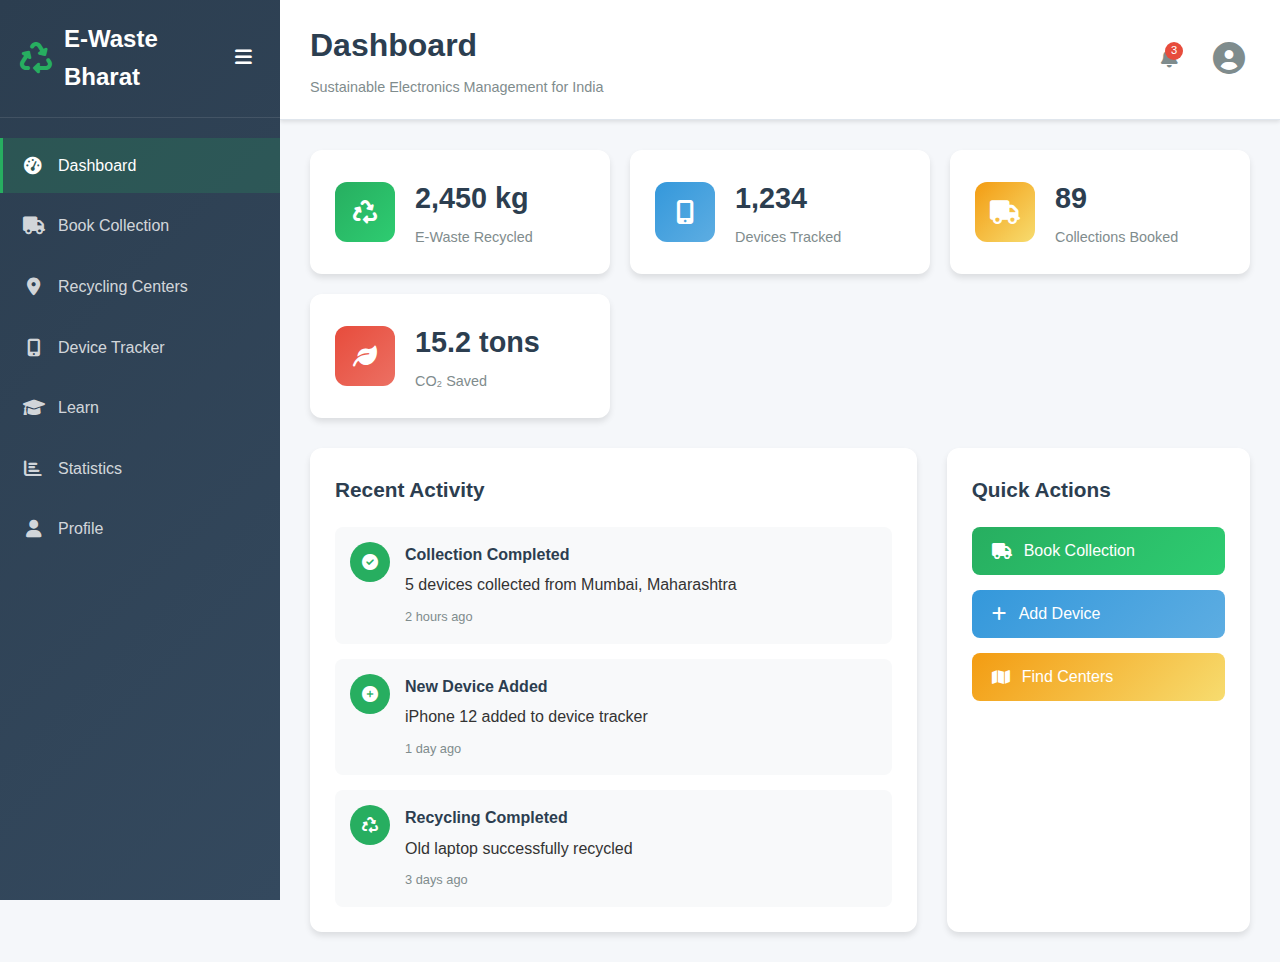
<file: index.html>
<!DOCTYPE html>
<html lang="en">
<head>
    <meta charset="UTF-8">
    <meta name="viewport" content="width=device-width, initial-scale=1.0">
    <title>E-Waste Bharat - Sustainable Electronics Management</title>
    <link rel="stylesheet" href="style.css">
    <link href="https://cdnjs.cloudflare.com/ajax/libs/font-awesome/6.0.0/css/all.min.css" rel="stylesheet">
</head>
<body>
    <div class="app-container">
        <!-- Sidebar -->
        <nav class="sidebar" id="sidebar">
            <div class="sidebar-header">
                <div class="logo">
                    <i class="fas fa-recycle"></i>
                    <span>E-Waste Bharat</span>
                </div>
                <button class="sidebar-toggle" id="sidebarToggle">
                    <i class="fas fa-bars"></i>
                </button>
            </div>
            
            <ul class="sidebar-menu">
                <li class="menu-item active">
                    <a href="#" onclick="loadPage('dashboard')" class="menu-link">
                        <i class="fas fa-tachometer-alt"></i>
                        <span>Dashboard</span>
                    </a>
                </li>
                <li class="menu-item">
                    <a href="#" onclick="loadPage('collection')" class="menu-link">
                        <i class="fas fa-truck"></i>
                        <span>Book Collection</span>
                    </a>
                </li>
                <li class="menu-item">
                    <a href="#" onclick="loadPage('centers')" class="menu-link">
                        <i class="fas fa-map-marker-alt"></i>
                        <span>Recycling Centers</span>
                    </a>
                </li>
                <li class="menu-item">
                    <a href="#" onclick="loadPage('tracker')" class="menu-link">
                        <i class="fas fa-mobile-alt"></i>
                        <span>Device Tracker</span>
                    </a>
                </li>
                <li class="menu-item">
                    <a href="#" onclick="loadPage('education')" class="menu-link">
                        <i class="fas fa-graduation-cap"></i>
                        <span>Learn</span>
                    </a>
                </li>
                <li class="menu-item">
                    <a href="#" onclick="loadPage('statistics')" class="menu-link">
                        <i class="fas fa-chart-bar"></i>
                        <span>Statistics</span>
                    </a>
                </li>
                <li class="menu-item">
                    <a href="#" onclick="loadPage('profile')" class="menu-link">
                        <i class="fas fa-user"></i>
                        <span>Profile</span>
                    </a>
                </li>
            </ul>
        </nav>

        <!-- Main Content -->
        <main class="main-content">
            <header class="header">
                <div class="header-left">
                    <h1 id="pageTitle">Dashboard</h1>
                    <p class="header-subtitle">Sustainable Electronics Management for India</p>
                </div>
                <div class="header-right">
                    <div class="notification-icon">
                        <i class="fas fa-bell"></i>
                        <span class="notification-badge">3</span>
                    </div>
                    <div class="user-avatar">
                        <i class="fas fa-user-circle"></i>
                    </div>
                </div>
            </header>

            <div class="content" id="mainContent">
                <!-- Dashboard Content -->
                <div class="dashboard-grid">
                    <div class="stat-card">
                        <div class="stat-icon green">
                            <i class="fas fa-recycle"></i>
                        </div>
                        <div class="stat-info">
                            <h3>2,450 kg</h3>
                            <p>E-Waste Recycled</p>
                        </div>
                    </div>
                    
                    <div class="stat-card">
                        <div class="stat-icon blue">
                            <i class="fas fa-mobile-alt"></i>
                        </div>
                        <div class="stat-info">
                            <h3>1,234</h3>
                            <p>Devices Tracked</p>
                        </div>
                    </div>
                    
                    <div class="stat-card">
                        <div class="stat-icon orange">
                            <i class="fas fa-truck"></i>
                        </div>
                        <div class="stat-info">
                            <h3>89</h3>
                            <p>Collections Booked</p>
                        </div>
                    </div>
                    
                    <div class="stat-card">
                        <div class="stat-icon red">
                            <i class="fas fa-leaf"></i>
                        </div>
                        <div class="stat-info">
                            <h3>15.2 tons</h3>
                            <p>CO₂ Saved</p>
                        </div>
                    </div>
                </div>

                <div class="dashboard-content">
                    <div class="recent-activity">
                        <h2>Recent Activity</h2>
                        <div class="activity-list">
                            <div class="activity-item">
                                <div class="activity-icon">
                                    <i class="fas fa-check-circle"></i>
                                </div>
                                <div class="activity-details">
                                    <p><strong>Collection Completed</strong></p>
                                    <p>5 devices collected from Mumbai, Maharashtra</p>
                                    <span class="activity-time">2 hours ago</span>
                                </div>
                            </div>
                            
                            <div class="activity-item">
                                <div class="activity-icon">
                                    <i class="fas fa-plus-circle"></i>
                                </div>
                                <div class="activity-details">
                                    <p><strong>New Device Added</strong></p>
                                    <p>iPhone 12 added to device tracker</p>
                                    <span class="activity-time">1 day ago</span>
                                </div>
                            </div>
                            
                            <div class="activity-item">
                                <div class="activity-icon">
                                    <i class="fas fa-recycle"></i>
                                </div>
                                <div class="activity-details">
                                    <p><strong>Recycling Completed</strong></p>
                                    <p>Old laptop successfully recycled</p>
                                    <span class="activity-time">3 days ago</span>
                                </div>
                            </div>
                        </div>
                    </div>

                    <div class="quick-actions">
                        <h2>Quick Actions</h2>
                        <div class="action-buttons">
                            <button class="action-btn primary" onclick="loadPage('collection')">
                                <i class="fas fa-truck"></i>
                                Book Collection
                            </button>
                            <button class="action-btn secondary" onclick="loadPage('tracker')">
                                <i class="fas fa-plus"></i>
                                Add Device
                            </button>
                            <button class="action-btn tertiary" onclick="loadPage('centers')">
                                <i class="fas fa-map"></i>
                                Find Centers
                            </button>
                        </div>
                    </div>
                </div>
            </div>
        </main>
    </div>

    <script src="script.js"></script>
</body>
</html>
</file>
<file: style.css>
/* Reset and Base Styles */
* {
  margin: 0;
  padding: 0;
  box-sizing: border-box;
}

body {
  font-family: "Segoe UI", Tahoma, Geneva, Verdana, sans-serif;
  background-color: #f5f7fa;
  color: #333;
  line-height: 1.6;
}

/* App Container */
.app-container {
  display: flex;
  min-height: 100vh;
}

/* Sidebar Styles */
.sidebar {
  width: 280px;
  background: linear-gradient(135deg, #2c3e50 0%, #34495e 100%);
  color: white;
  position: fixed;
  height: 100vh;
  left: 0;
  top: 0;
  z-index: 1000;
  transition: transform 0.3s ease;
  overflow-y: auto;
}

.sidebar.collapsed {
  transform: translateX(-280px);
}

.sidebar-header {
  padding: 20px;
  border-bottom: 1px solid rgba(255, 255, 255, 0.1);
  display: flex;
  align-items: center;
  justify-content: space-between;
}

.logo {
  display: flex;
  align-items: center;
  gap: 12px;
  font-size: 1.5rem;
  font-weight: bold;
}

.logo i {
  font-size: 2rem;
  color: #27ae60;
}

.sidebar-toggle {
  background: none;
  border: none;
  color: white;
  font-size: 1.2rem;
  cursor: pointer;
  padding: 8px;
  border-radius: 4px;
  transition: background-color 0.3s ease;
}

.sidebar-toggle:hover {
  background-color: rgba(255, 255, 255, 0.1);
}

.sidebar-menu {
  list-style: none;
  padding: 20px 0;
}

.menu-item {
  margin-bottom: 5px;
}

.menu-link {
  display: flex;
  align-items: center;
  gap: 15px;
  padding: 15px 20px;
  color: rgba(255, 255, 255, 0.8);
  text-decoration: none;
  transition: all 0.3s ease;
  border-left: 3px solid transparent;
}

.menu-link:hover {
  background-color: rgba(255, 255, 255, 0.1);
  color: white;
  border-left-color: #27ae60;
}

.menu-item.active .menu-link {
  background-color: rgba(39, 174, 96, 0.2);
  color: white;
  border-left-color: #27ae60;
}

.menu-link i {
  font-size: 1.1rem;
  width: 20px;
  text-align: center;
}

/* Main Content */
.main-content {
  flex: 1;
  margin-left: 280px;
  transition: margin-left 0.3s ease;
}

.main-content.expanded {
  margin-left: 0;
}

/* Header */
.header {
  background: white;
  padding: 20px 30px;
  border-bottom: 1px solid #e0e6ed;
  display: flex;
  justify-content: space-between;
  align-items: center;
  box-shadow: 0 2px 4px rgba(0, 0, 0, 0.1);
}

.header-left h1 {
  font-size: 2rem;
  color: #2c3e50;
  margin-bottom: 5px;
}

.header-subtitle {
  color: #7f8c8d;
  font-size: 0.9rem;
}

.header-right {
  display: flex;
  align-items: center;
  gap: 20px;
}

.notification-icon {
  position: relative;
  cursor: pointer;
  padding: 10px;
  border-radius: 50%;
  transition: background-color 0.3s ease;
}

.notification-icon:hover {
  background-color: #f8f9fa;
}

.notification-icon i {
  font-size: 1.2rem;
  color: #7f8c8d;
}

.notification-badge {
  position: absolute;
  top: 5px;
  right: 5px;
  background: #e74c3c;
  color: white;
  border-radius: 50%;
  width: 18px;
  height: 18px;
  font-size: 0.7rem;
  display: flex;
  align-items: center;
  justify-content: center;
}

.user-avatar {
  cursor: pointer;
  padding: 5px;
  border-radius: 50%;
  transition: background-color 0.3s ease;
}

.user-avatar:hover {
  background-color: #f8f9fa;
}

.user-avatar i {
  font-size: 2rem;
  color: #7f8c8d;
}

/* Content Area */
.content {
  padding: 30px;
}

/* Dashboard Styles */
.dashboard-grid {
  display: grid;
  grid-template-columns: repeat(auto-fit, minmax(250px, 1fr));
  gap: 20px;
  margin-bottom: 30px;
}

.stat-card {
  background: white;
  padding: 25px;
  border-radius: 12px;
  box-shadow: 0 4px 6px rgba(0, 0, 0, 0.1);
  display: flex;
  align-items: center;
  gap: 20px;
  transition: transform 0.3s ease, box-shadow 0.3s ease;
}

.stat-card:hover {
  transform: translateY(-2px);
  box-shadow: 0 8px 15px rgba(0, 0, 0, 0.15);
}

.stat-icon {
  width: 60px;
  height: 60px;
  border-radius: 12px;
  display: flex;
  align-items: center;
  justify-content: center;
  font-size: 1.5rem;
  color: white;
}

.stat-icon.green {
  background: linear-gradient(135deg, #27ae60, #2ecc71);
}

.stat-icon.blue {
  background: linear-gradient(135deg, #3498db, #5dade2);
}

.stat-icon.orange {
  background: linear-gradient(135deg, #f39c12, #f7dc6f);
}

.stat-icon.red {
  background: linear-gradient(135deg, #e74c3c, #ec7063);
}

.stat-info h3 {
  font-size: 1.8rem;
  font-weight: bold;
  color: #2c3e50;
  margin-bottom: 5px;
}

.stat-info p {
  color: #7f8c8d;
  font-size: 0.9rem;
}

.dashboard-content {
  display: grid;
  grid-template-columns: 2fr 1fr;
  gap: 30px;
}

.recent-activity,
.quick-actions {
  background: white;
  padding: 25px;
  border-radius: 12px;
  box-shadow: 0 4px 6px rgba(0, 0, 0, 0.1);
}

.recent-activity h2,
.quick-actions h2 {
  color: #2c3e50;
  margin-bottom: 20px;
  font-size: 1.3rem;
}

.activity-list {
  display: flex;
  flex-direction: column;
  gap: 15px;
}

.activity-item {
  display: flex;
  align-items: flex-start;
  gap: 15px;
  padding: 15px;
  border-radius: 8px;
  background: #f8f9fa;
  transition: background-color 0.3s ease;
}

.activity-item:hover {
  background: #e9ecef;
}

.activity-icon {
  width: 40px;
  height: 40px;
  border-radius: 50%;
  background: #27ae60;
  display: flex;
  align-items: center;
  justify-content: center;
  color: white;
  font-size: 1rem;
  flex-shrink: 0;
}

.activity-details p {
  margin-bottom: 5px;
}

.activity-details strong {
  color: #2c3e50;
}

.activity-time {
  font-size: 0.8rem;
  color: #7f8c8d;
}

.action-buttons {
  display: flex;
  flex-direction: column;
  gap: 15px;
}

.action-btn {
  display: flex;
  align-items: center;
  gap: 12px;
  padding: 15px 20px;
  border: none;
  border-radius: 8px;
  font-size: 1rem;
  cursor: pointer;
  transition: all 0.3s ease;
  text-decoration: none;
  justify-content: flex-start;
}

.action-btn.primary {
  background: linear-gradient(135deg, #27ae60, #2ecc71);
  color: white;
}

.action-btn.primary:hover {
  background: linear-gradient(135deg, #229954, #27ae60);
  transform: translateY(-1px);
}

.action-btn.secondary {
  background: linear-gradient(135deg, #3498db, #5dade2);
  color: white;
}

.action-btn.secondary:hover {
  background: linear-gradient(135deg, #2980b9, #3498db);
  transform: translateY(-1px);
}

.action-btn.tertiary {
  background: linear-gradient(135deg, #f39c12, #f7dc6f);
  color: white;
}

.action-btn.tertiary:hover {
  background: linear-gradient(135deg, #e67e22, #f39c12);
  transform: translateY(-1px);
}

/* Collection Form Styles */
.collection-container {
  display: grid;
  grid-template-columns: 2fr 1fr;
  gap: 30px;
}

.form-section {
  background: white;
  padding: 30px;
  border-radius: 12px;
  box-shadow: 0 4px 6px rgba(0, 0, 0, 0.1);
}

.form-section h2 {
  color: #2c3e50;
  margin-bottom: 10px;
  font-size: 1.8rem;
}

.section-description {
  color: #7f8c8d;
  margin-bottom: 30px;
  line-height: 1.6;
}

.collection-form {
  display: flex;
  flex-direction: column;
  gap: 20px;
}

.form-group {
  display: flex;
  flex-direction: column;
  gap: 8px;
}

.form-row {
  display: grid;
  grid-template-columns: 1fr 1fr;
  gap: 20px;
}

.form-group label {
  font-weight: 600;
  color: #2c3e50;
  font-size: 0.9rem;
}

.form-group input,
.form-group select,
.form-group textarea {
  padding: 12px 15px;
  border: 2px solid #e0e6ed;
  border-radius: 8px;
  font-size: 1rem;
  transition: border-color 0.3s ease, box-shadow 0.3s ease;
  background: white;
}

.form-group input:focus,
.form-group select:focus,
.form-group textarea:focus {
  outline: none;
  border-color: #27ae60;
  box-shadow: 0 0 0 3px rgba(39, 174, 96, 0.1);
}

.checkbox-group {
  display: grid;
  grid-template-columns: repeat(auto-fit, minmax(200px, 1fr));
  gap: 15px;
  margin-top: 10px;
}

.checkbox-item {
  display: flex;
  align-items: center;
  gap: 12px;
  cursor: pointer;
  padding: 10px;
  border-radius: 8px;
  transition: background-color 0.3s ease;
}

.checkbox-item:hover {
  background: #f8f9fa;
}

.checkbox-item input[type="checkbox"] {
  width: 18px;
  height: 18px;
  accent-color: #27ae60;
}

.form-actions {
  display: flex;
  gap: 15px;
  margin-top: 20px;
}

.btn-primary,
.btn-secondary {
  display: flex;
  align-items: center;
  gap: 10px;
  padding: 12px 24px;
  border: none;
  border-radius: 8px;
  font-size: 1rem;
  cursor: pointer;
  transition: all 0.3s ease;
  text-decoration: none;
}

.btn-primary {
  background: linear-gradient(135deg, #27ae60, #2ecc71);
  color: white;
}

.btn-primary:hover {
  background: linear-gradient(135deg, #229954, #27ae60);
  transform: translateY(-1px);
  box-shadow: 0 4px 8px rgba(39, 174, 96, 0.3);
}

.btn-secondary {
  background: #f8f9fa;
  color: #2c3e50;
  border: 2px solid #e0e6ed;
}

.btn-secondary:hover {
  background: #e9ecef;
  border-color: #ced4da;
}

.info-section {
  display: flex;
  flex-direction: column;
  gap: 20px;
}

.info-card {
  background: white;
  padding: 25px;
  border-radius: 12px;
  box-shadow: 0 4px 6px rgba(0, 0, 0, 0.1);
}

.info-card h3 {
  color: #2c3e50;
  margin-bottom: 15px;
  display: flex;
  align-items: center;
  gap: 10px;
}

.info-card h3 i {
  color: #27ae60;
}

.info-card ul {
  list-style: none;
  padding-left: 0;
}

.info-card li {
  padding: 8px 0;
  border-bottom: 1px solid #f1f3f4;
  position: relative;
  padding-left: 20px;
}

.info-card li:before {
  content: "✓";
  position: absolute;
  left: 0;
  color: #27ae60;
  font-weight: bold;
}

.info-card li:last-child {
  border-bottom: none;
}

/* Centers Page Styles */
.centers-container {
  display: flex;
  flex-direction: column;
  gap: 30px;
}

.search-section {
  background: white;
  padding: 30px;
  border-radius: 12px;
  box-shadow: 0 4px 6px rgba(0, 0, 0, 0.1);
}

.search-section h2 {
  color: #2c3e50;
  margin-bottom: 10px;
  font-size: 1.8rem;
}

.search-bar {
  margin: 20px 0;
}

.search-input-group {
  display: flex;
  align-items: center;
  background: white;
  border: 2px solid #e0e6ed;
  border-radius: 8px;
  padding: 5px;
  transition: border-color 0.3s ease;
}

.search-input-group:focus-within {
  border-color: #27ae60;
}

.search-input-group i {
  padding: 0 15px;
  color: #7f8c8d;
}

.search-input-group input {
  flex: 1;
  border: none;
  outline: none;
  padding: 12px 0;
  font-size: 1rem;
}

.search-btn {
  background: linear-gradient(135deg, #27ae60, #2ecc71);
  color: white;
  border: none;
  padding: 12px 24px;
  border-radius: 6px;
  cursor: pointer;
  font-size: 1rem;
  transition: all 0.3s ease;
}

.search-btn:hover {
  background: linear-gradient(135deg, #229954, #27ae60);
}

.filter-options {
  margin-top: 20px;
}

.filter-group label {
  font-weight: 600;
  color: #2c3e50;
  margin-bottom: 10px;
  display: block;
}

.filter-checkboxes {
  display: flex;
  gap: 20px;
  flex-wrap: wrap;
}

.filter-checkbox {
  display: flex;
  align-items: center;
  gap: 8px;
  cursor: pointer;
}

.filter-checkbox input[type="checkbox"] {
  width: 16px;
  height: 16px;
  accent-color: #27ae60;
}

.centers-content {
  display: grid;
  grid-template-columns: 1fr 400px;
  gap: 30px;
}

.centers-list {
  display: flex;
  flex-direction: column;
  gap: 20px;
}

.center-card {
  background: white;
  padding: 25px;
  border-radius: 12px;
  box-shadow: 0 4px 6px rgba(0, 0, 0, 0.1);
  transition: transform 0.3s ease, box-shadow 0.3s ease;
}

.center-card:hover {
  transform: translateY(-2px);
  box-shadow: 0 8px 15px rgba(0, 0, 0, 0.15);
}

.center-header {
  display: flex;
  justify-content: space-between;
  align-items: flex-start;
  margin-bottom: 15px;
}

.center-header h3 {
  color: #2c3e50;
  font-size: 1.3rem;
  margin-bottom: 5px;
}

.center-rating {
  text-align: right;
}

.stars {
  color: #f39c12;
  font-size: 1.1rem;
  margin-bottom: 5px;
  display: block;
}

.rating-text {
  font-size: 0.8rem;
  color: #7f8c8d;
}

.center-details {
  margin-bottom: 20px;
}

.center-details p {
  display: flex;
  align-items: center;
  gap: 10px;
  margin-bottom: 8px;
  color: #555;
}

.center-details i {
  color: #27ae60;
  width: 16px;
}

.center-services {
  display: flex;
  gap: 8px;
  flex-wrap: wrap;
  margin: 15px 0;
}

.service-tag {
  background: #e8f5e8;
  color: #27ae60;
  padding: 4px 12px;
  border-radius: 20px;
  font-size: 0.8rem;
  font-weight: 500;
}

.center-hours {
  display: flex;
  align-items: center;
  gap: 10px;
  color: #7f8c8d;
  font-size: 0.9rem;
}

.center-actions {
  display: flex;
  gap: 10px;
}

.map-section {
  background: white;
  border-radius: 12px;
  box-shadow: 0 4px 6px rgba(0, 0, 0, 0.1);
  overflow: hidden;
}

.map-placeholder {
  height: 400px;
  background: linear-gradient(135deg, #f8f9fa, #e9ecef);
  display: flex;
  flex-direction: column;
  align-items: center;
  justify-content: center;
  color: #7f8c8d;
}

.map-placeholder i {
  font-size: 3rem;
  margin-bottom: 15px;
}

.map-placeholder p {
  font-size: 1.1rem;
  margin-bottom: 5px;
}

.map-note {
  font-size: 0.9rem;
  opacity: 0.8;
}

/* Device Tracker Styles */
.tracker-container {
  display: flex;
  flex-direction: column;
  gap: 30px;
}

.tracker-header {
  background: white;
  padding: 30px;
  border-radius: 12px;
  box-shadow: 0 4px 6px rgba(0, 0, 0, 0.1);
  display: flex;
  justify-content: space-between;
  align-items: flex-start;
}

.tracker-header h2 {
  color: #2c3e50;
  margin-bottom: 10px;
  font-size: 1.8rem;
}

.devices-grid {
  display: grid;
  grid-template-columns: repeat(auto-fit, minmax(350px, 1fr));
  gap: 25px;
}

.device-card {
  background: white;
  padding: 25px;
  border-radius: 12px;
  box-shadow: 0 4px 6px rgba(0, 0, 0, 0.1);
  transition: transform 0.3s ease, box-shadow 0.3s ease;
  border-left: 4px solid #e0e6ed;
}

.device-card.active {
  border-left-color: #27ae60;
}

.device-card.disposed {
  border-left-color: #95a5a6;
  opacity: 0.8;
}

.device-card.maintenance {
  border-left-color: #f39c12;
}

.device-card:hover {
  transform: translateY(-2px);
  box-shadow: 0 8px 15px rgba(0, 0, 0, 0.15);
}

.device-header {
  display: flex;
  align-items: flex-start;
  gap: 15px;
  margin-bottom: 20px;
}

.device-icon {
  width: 50px;
  height: 50px;
  background: linear-gradient(135deg, #3498db, #5dade2);
  border-radius: 10px;
  display: flex;
  align-items: center;
  justify-content: center;
  color: white;
  font-size: 1.3rem;
  flex-shrink: 0;
}

.device-info {
  flex: 1;
}

.device-info h3 {
  color: #2c3e50;
  font-size: 1.2rem;
  margin-bottom: 5px;
}

.device-model {
  color: #7f8c8d;
  font-size: 0.9rem;
}

.device-status {
  padding: 6px 12px;
  border-radius: 20px;
  font-size: 0.8rem;
  font-weight: 600;
  text-transform: uppercase;
}

.device-status.active {
  background: #e8f5e8;
  color: #27ae60;
}

.device-status.disposed {
  background: #f4f4f4;
  color: #95a5a6;
}

.device-status.maintenance {
  background: #fef9e7;
  color: #f39c12;
}

.device-details {
  margin-bottom: 20px;
}

.detail-row {
  display: flex;
  justify-content: space-between;
  align-items: center;
  padding: 8px 0;
  border-bottom: 1px solid #f1f3f4;
}

.detail-row:last-child {
  border-bottom: none;
}

.detail-label {
  color: #7f8c8d;
  font-size: 0.9rem;
}

.detail-value {
  color: #2c3e50;
  font-weight: 500;
}

.lifecycle-progress {
  margin-bottom: 20px;
}

.progress-bar {
  width: 100%;
  height: 6px;
  background: #e0e6ed;
  border-radius: 3px;
  margin-bottom: 10px;
  overflow: hidden;
}

.progress-fill {
  height: 100%;
  background: linear-gradient(90deg, #27ae60, #2ecc71);
  border-radius: 3px;
  transition: width 0.3s ease;
}

.progress-fill.completed {
  background: linear-gradient(90deg, #95a5a6, #bdc3c7);
}

.progress-fill.warning {
  background: linear-gradient(90deg, #f39c12, #f7dc6f);
}

.lifecycle-stages {
  display: flex;
  justify-content: space-between;
  font-size: 0.8rem;
}

.stage {
  color: #bdc3c7;
  font-weight: 500;
}

.stage.completed {
  color: #27ae60;
}

.stage.current {
  color: #2c3e50;
  font-weight: 600;
}

.stage.current.warning {
  color: #f39c12;
}

.device-actions {
  display: flex;
  gap: 10px;
}

.btn-tertiary {
  background: #f8f9fa;
  color: #7f8c8d;
  border: 2px solid #e0e6ed;
}

.btn-tertiary:hover {
  background: #e9ecef;
  color: #2c3e50;
  border-color: #ced4da;
}

.tracker-stats {
  display: grid;
  grid-template-columns: repeat(auto-fit, minmax(200px, 1fr));
  gap: 20px;
}

.stat-item {
  background: white;
  padding: 25px;
  border-radius: 12px;
  box-shadow: 0 4px 6px rgba(0, 0, 0, 0.1);
  display: flex;
  align-items: center;
  gap: 15px;
}

.stat-item .stat-icon {
  width: 50px;
  height: 50px;
  background: linear-gradient(135deg, #3498db, #5dade2);
  border-radius: 10px;
  display: flex;
  align-items: center;
  justify-content: center;
  color: white;
  font-size: 1.2rem;
}

.stat-item .stat-info h3 {
  font-size: 1.5rem;
  color: #2c3e50;
  margin-bottom: 5px;
}

.stat-item .stat-info p {
  color: #7f8c8d;
  font-size: 0.9rem;
}

/* Modal Styles */
.modal {
  display: none;
  position: fixed;
  top: 0;
  left: 0;
  width: 100%;
  height: 100%;
  background: rgba(0, 0, 0, 0.5);
  z-index: 2000;
  align-items: center;
  justify-content: center;
}

.modal.show {
  display: flex;
}

.modal-content {
  background: white;
  border-radius: 12px;
  box-shadow: 0 10px 30px rgba(0, 0, 0, 0.3);
  max-width: 600px;
  width: 90%;
  max-height: 90vh;
  overflow-y: auto;
}

.modal-header {
  padding: 25px 30px 0;
  display: flex;
  justify-content: space-between;
  align-items: center;
  border-bottom: 1px solid #e0e6ed;
  margin-bottom: 25px;
}

.modal-header h3 {
  color: #2c3e50;
  font-size: 1.5rem;
}

.modal-close {
  background: none;
  border: none;
  font-size: 1.5rem;
  color: #7f8c8d;
  cursor: pointer;
  padding: 5px;
  border-radius: 4px;
  transition: background-color 0.3s ease;
}

.modal-close:hover {
  background: #f8f9fa;
}

.device-form {
  padding: 0 30px 30px;
}

/* Education Page Styles */
.education-container {
  display: flex;
  flex-direction: column;
  gap: 30px;
}

.education-header {
  background: white;
  padding: 30px;
  border-radius: 12px;
  box-shadow: 0 4px 6px rgba(0, 0, 0, 0.1);
}

.education-header h2 {
  color: #2c3e50;
  margin-bottom: 10px;
  font-size: 1.8rem;
}

.education-content {
  display: grid;
  grid-template-columns: 1fr 2fr;
  gap: 30px;
}

.topic-cards {
  display: flex;
  flex-direction: column;
  gap: 15px;
}

.topic-card {
  background: white;
  padding: 20px;
  border-radius: 12px;
  box-shadow: 0 4px 6px rgba(0, 0, 0, 0.1);
  cursor: pointer;
  transition: all 0.3s ease;
  border-left: 4px solid #e0e6ed;
}

.topic-card:hover {
  transform: translateY(-2px);
  box-shadow: 0 8px 15px rgba(0, 0, 0, 0.15);
  border-left-color: #27ae60;
}

.topic-icon {
  width: 40px;
  height: 40px;
  background: linear-gradient(135deg, #3498db, #5dade2);
  border-radius: 8px;
  display: flex;
  align-items: center;
  justify-content: center;
  color: white;
  font-size: 1.1rem;
  margin-bottom: 15px;
}

.topic-card h3 {
  color: #2c3e50;
  margin-bottom: 8px;
  font-size: 1.1rem;
}

.topic-card p {
  color: #7f8c8d;
  font-size: 0.9rem;
  margin-bottom: 15px;
  line-height: 1.5;
}

.topic-progress {
  display: flex;
  align-items: center;
  gap: 10px;
}

.topic-progress .progress-bar {
  flex: 1;
  height: 4px;
  background: #e0e6ed;
  border-radius: 2px;
  overflow: hidden;
}

.topic-progress span {
  font-size: 0.8rem;
  color: #7f8c8d;
  font-weight: 500;
}

.content-area {
  background: white;
  border-radius: 12px;
  box-shadow: 0 4px 6px rgba(0, 0, 0, 0.1);
  overflow: hidden;
}

.topic-content {
  padding: 30px;
}

.welcome-content h3 {
  color: #2c3e50;
  margin-bottom: 15px;
  font-size: 1.5rem;
}

.welcome-content p {
  color: #7f8c8d;
  line-height: 1.6;
  margin-bottom: 30px;
}

.quick-facts h4 {
  color: #2c3e50;
  margin-bottom: 20px;
  font-size: 1.2rem;
}

.fact-grid {
  display: grid;
  grid-template-columns: repeat(auto-fit, minmax(150px, 1fr));
  gap: 20px;
}

.fact-item {
  text-align: center;
  padding: 20px;
  background: #f8f9fa;
  border-radius: 8px;
}

.fact-number {
  font-size: 2rem;
  font-weight: bold;
  color: #27ae60;
  margin-bottom: 5px;
}

.fact-label {
  font-size: 0.9rem;
  color: #7f8c8d;
}

.education-footer {
  background: white;
  padding: 30px;
  border-radius: 12px;
  box-shadow: 0 4px 6px rgba(0, 0, 0, 0.1);
}

.achievement-section h3 {
  color: #2c3e50;
  margin-bottom: 20px;
  font-size: 1.3rem;
}

.achievements {
  display: flex;
  gap: 20px;
  flex-wrap: wrap;
}

.achievement {
  display: flex;
  align-items: center;
  gap: 10px;
  padding: 15px 20px;
  background: #f8f9fa;
  border-radius: 8px;
  color: #7f8c8d;
  transition: all 0.3s ease;
}

.achievement.earned {
  background: linear-gradient(135deg, #27ae60, #2ecc71);
  color: white;
}

.achievement i {
  font-size: 1.2rem;
}

/* Statistics Page Styles */
.statistics-container {
  display: flex;
  flex-direction: column;
  gap: 30px;
}

.stats-header {
  background: white;
  padding: 30px;
  border-radius: 12px;
  box-shadow: 0 4px 6px rgba(0, 0, 0, 0.1);
  display: flex;
  justify-content: space-between;
  align-items: flex-start;
  flex-wrap: wrap;
  gap: 20px;
}

.stats-header h2 {
  color: #2c3e50;
  margin-bottom: 10px;
  font-size: 1.8rem;
}

.time-filter {
  display: flex;
  gap: 10px;
  flex-wrap: wrap;
}

.filter-btn {
  padding: 8px 16px;
  border: 2px solid #e0e6ed;
  background: white;
  color: #7f8c8d;
  border-radius: 6px;
  cursor: pointer;
  transition: all 0.3s ease;
  font-size: 0.9rem;
}

.filter-btn.active,
.filter-btn:hover {
  background: #27ae60;
  color: white;
  border-color: #27ae60;
}

.stats-grid {
  display: grid;
  grid-template-columns: repeat(auto-fit, minmax(250px, 1fr));
  gap: 20px;
}

.stat-card.large {
  grid-column: span 2;
}

.stat-card {
  background: white;
  padding: 25px;
  border-radius: 12px;
  box-shadow: 0 4px 6px rgba(0, 0, 0, 0.1);
  transition: transform 0.3s ease, box-shadow 0.3s ease;
}

.stat-card:hover {
  transform: translateY(-2px);
  box-shadow: 0 8px 15px rgba(0, 0, 0, 0.15);
}

.stat-header {
  display: flex;
  justify-content: space-between;
  align-items: center;
  margin-bottom: 15px;
}

.stat-header h3 {
  color: #2c3e50;
  font-size: 1rem;
  font-weight: 600;
}

.stat-header i {
  color: #27ae60;
  font-size: 1.2rem;
}

.stat-value {
  display: flex;
  align-items: baseline;
  gap: 8px;
  margin-bottom: 10px;
}

.stat-value .number {
  font-size: 2.2rem;
  font-weight: bold;
  color: #2c3e50;
}

.stat-value .unit {
  font-size: 0.9rem;
  color: #7f8c8d;
  font-weight: 500;
}

.stat-change {
  display: flex;
  align-items: center;
  gap: 5px;
  font-size: 0.8rem;
  font-weight: 500;
}

.stat-change.positive {
  color: #27ae60;
}

.stat-change.negative {
  color: #e74c3c;
}

.charts-section {
  display: grid;
  grid-template-columns: 2fr 1fr;
  gap: 30px;
}

.chart-container {
  background: white;
  padding: 25px;
  border-radius: 12px;
  box-shadow: 0 4px 6px rgba(0, 0, 0, 0.1);
}

.chart-header {
  display: flex;
  justify-content: space-between;
  align-items: center;
  margin-bottom: 20px;
}

.chart-header h3 {
  color: #2c3e50;
  font-size: 1.2rem;
}

.chart-controls select {
  padding: 6px 12px;
  border: 2px solid #e0e6ed;
  border-radius: 6px;
  background: white;
  color: #2c3e50;
}

.chart-placeholder {
  height: 300px;
  background: #f8f9fa;
  border-radius: 8px;
  display: flex;
  align-items: center;
  justify-content: center;
  color: #7f8c8d;
}

.pie-chart {
  width: 200px;
  height: 200px;
  border-radius: 50%;
  background: conic-gradient(#4caf50 0deg 126deg, #2196f3 126deg 216deg, #ff9800 216deg 288deg, #9c27b0 288deg 360deg);
  display: flex;
  align-items: center;
  justify-content: center;
  position: relative;
}

.pie-chart::before {
  content: "";
  width: 100px;
  height: 100px;
  background: white;
  border-radius: 50%;
  position: absolute;
}

.regional-stats {
  background: white;
  padding: 30px;
  border-radius: 12px;
  box-shadow: 0 4px 6px rgba(0, 0, 0, 0.1);
}

.regional-stats h3 {
  color: #2c3e50;
  margin-bottom: 25px;
  font-size: 1.3rem;
}

.state-stats-grid {
  display: grid;
  grid-template-columns: repeat(auto-fit, minmax(300px, 1fr));
  gap: 15px;
}

.state-stat {
  display: flex;
  justify-content: space-between;
  align-items: center;
  padding: 15px;
  background: #f8f9fa;
  border-radius: 8px;
  transition: background-color 0.3s ease;
}

.state-stat:hover {
  background: #e9ecef;
}

.state-info h4 {
  color: #2c3e50;
  margin-bottom: 5px;
  font-size: 1rem;
}

.state-info p {
  color: #7f8c8d;
  font-size: 0.8rem;
}

.state-numbers {
  text-align: right;
}

.state-value {
  display: block;
  font-size: 1.1rem;
  font-weight: bold;
  color: #2c3e50;
  margin-bottom: 2px;
}

.state-percentage {
  font-size: 0.8rem;
  color: #27ae60;
  font-weight: 500;
}

.impact-metrics {
  background: white;
  padding: 30px;
  border-radius: 12px;
  box-shadow: 0 4px 6px rgba(0, 0, 0, 0.1);
}

.impact-metrics h3 {
  color: #2c3e50;
  margin-bottom: 25px;
  font-size: 1.3rem;
}

.metrics-grid {
  display: grid;
  grid-template-columns: repeat(auto-fit, minmax(250px, 1fr));
  gap: 20px;
}

.metric-card {
  display: flex;
  align-items: flex-start;
  gap: 15px;
  padding: 20px;
  background: #f8f9fa;
  border-radius: 8px;
  transition: all 0.3s ease;
}

.metric-card:hover {
  background: #e9ecef;
  transform: translateY(-1px);
}

.metric-icon {
  width: 50px;
  height: 50px;
  background: linear-gradient(135deg, #27ae60, #2ecc71);
  border-radius: 10px;
  display: flex;
  align-items: center;
  justify-content: center;
  color: white;
  font-size: 1.3rem;
  flex-shrink: 0;
}

.metric-info h4 {
  color: #2c3e50;
  margin-bottom: 8px;
  font-size: 1rem;
}

.metric-value {
  font-size: 1.4rem;
  font-weight: bold;
  color: #27ae60;
  margin-bottom: 5px;
  display: block;
}

.metric-description {
  color: #7f8c8d;
  font-size: 0.8rem;
  line-height: 1.4;
}

/* Profile Page Styles */
.profile-container {
  display: flex;
  flex-direction: column;
  gap: 30px;
}

.profile-header {
  background: white;
  padding: 30px;
  border-radius: 12px;
  box-shadow: 0 4px 6px rgba(0, 0, 0, 0.1);
  display: flex;
  align-items: flex-start;
  gap: 30px;
}

.profile-avatar {
  position: relative;
  flex-shrink: 0;
}

.profile-avatar img {
  width: 120px;
  height: 120px;
  border-radius: 50%;
  object-fit: cover;
  border: 4px solid #e0e6ed;
}

.avatar-edit {
  position: absolute;
  bottom: 5px;
  right: 5px;
  width: 35px;
  height: 35px;
  background: #27ae60;
  color: white;
  border: none;
  border-radius: 50%;
  cursor: pointer;
  display: flex;
  align-items: center;
  justify-content: center;
  transition: background-color 0.3s ease;
}

.avatar-edit:hover {
  background: #229954;
}

.profile-info {
  flex: 1;
}

.profile-info h2 {
  color: #2c3e50;
  margin-bottom: 8px;
  font-size: 1.8rem;
}

.profile-email {
  color: #7f8c8d;
  margin-bottom: 8px;
  font-size: 1rem;
}

.profile-location {
  color: #7f8c8d;
  margin-bottom: 20px;
  display: flex;
  align-items: center;
  gap: 8px;
}

.profile-stats {
  display: flex;
  gap: 30px;
}

.profile-stats .stat-item {
  text-align: center;
}

.profile-stats .stat-number {
  display: block;
  font-size: 1.5rem;
  font-weight: bold;
  color: #27ae60;
  margin-bottom: 5px;
}

.profile-stats .stat-label {
  font-size: 0.8rem;
  color: #7f8c8d;
  text-transform: uppercase;
  font-weight: 500;
}

.profile-content {
  background: white;
  border-radius: 12px;
  box-shadow: 0 4px 6px rgba(0, 0, 0, 0.1);
  overflow: hidden;
}

.profile-tabs {
  display: flex;
  border-bottom: 1px solid #e0e6ed;
  background: #f8f9fa;
}

.tab-btn {
  padding: 15px 25px;
  border: none;
  background: none;
  color: #7f8c8d;
  cursor: pointer;
  transition: all 0.3s ease;
  font-size: 0.9rem;
  font-weight: 500;
  border-bottom: 3px solid transparent;
}

.tab-btn.active,
.tab-btn:hover {
  color: #27ae60;
  background: white;
  border-bottom-color: #27ae60;
}

.tab-content {
  padding: 30px;
}

.tab-pane {
  display: none;
}

.tab-pane.active {
  display: block;
}

.profile-form {
  display: flex;
  flex-direction: column;
  gap: 25px;
}

.form-section {
  padding-bottom: 25px;
  border-bottom: 1px solid #f1f3f4;
}

.form-section:last-child {
  border-bottom: none;
  padding-bottom: 0;
}

.form-section h3 {
  color: #2c3e50;
  margin-bottom: 20px;
  font-size: 1.2rem;
}

.preference-group {
  display: flex;
  flex-direction: column;
  gap: 15px;
}

.preference-item {
  display: flex;
  align-items: flex-start;
  gap: 15px;
  cursor: pointer;
  padding: 15px;
  border-radius: 8px;
  transition: background-color 0.3s ease;
}

.preference-item:hover {
  background: #f8f9fa;
}

.preference-item input[type="checkbox"] {
  width: 18px;
  height: 18px;
  accent-color: #27ae60;
  margin-top: 2px;
}

.preference-info strong {
  color: #2c3e50;
  display: block;
  margin-bottom: 5px;
}

.preference-info p {
  color: #7f8c8d;
  font-size: 0.9rem;
  line-height: 1.4;
}

.achievements-section h3 {
  color: #2c3e50;
  margin-bottom: 25px;
  font-size: 1.3rem;
}

.achievements-grid {
  display: grid;
  grid-template-columns: repeat(auto-fit, minmax(300px, 1fr));
  gap: 20px;
  margin-bottom: 30px;
}

.achievement-card {
  display: flex;
  align-items: center;
  gap: 15px;
  padding: 20px;
  border-radius: 8px;
  border: 2px solid #e0e6ed;
  transition: all 0.3s ease;
  opacity: 0.6;
}

.achievement-card.earned {
  border-color: #27ae60;
  background: linear-gradient(135deg, rgba(39, 174, 96, 0.1), rgba(46, 204, 113, 0.1));
  opacity: 1;
}

.achievement-card:hover {
  transform: translateY(-1px);
  box-shadow: 0 4px 8px rgba(0, 0, 0, 0.1);
}

.achievement-card .achievement-icon {
  width: 50px;
  height: 50px;
  background: linear-gradient(135deg, #27ae60, #2ecc71);
  border-radius: 10px;
  display: flex;
  align-items: center;
  justify-content: center;
  color: white;
  font-size: 1.3rem;
  flex-shrink: 0;
}

.achievement-card:not(.earned) .achievement-icon {
  background: #e0e6ed;
  color: #7f8c8d;
}

.achievement-info h4 {
  color: #2c3e50;
  margin-bottom: 5px;
  font-size: 1rem;
}

.achievement-info p {
  color: #7f8c8d;
  font-size: 0.9rem;
  margin-bottom: 8px;
}

.achievement-date {
  font-size: 0.8rem;
  color: #27ae60;
  font-weight: 500;
}

.achievement-progress {
  margin-top: 10px;
}

.achievement-progress .progress-bar {
  height: 4px;
  background: #e0e6ed;
  border-radius: 2px;
  overflow: hidden;
}

.achievement-progress .progress-fill {
  height: 100%;
  background: linear-gradient(90deg, #27ae60, #2ecc71);
  border-radius: 2px;
}

.impact-summary {
  margin-top: 30px;
  padding-top: 25px;
  border-top: 1px solid #f1f3f4;
}

.impact-summary h3 {
  color: #2c3e50;
  margin-bottom: 20px;
  font-size: 1.2rem;
}

.impact-stats {
  display: grid;
  grid-template-columns: repeat(auto-fit, minmax(150px, 1fr));
  gap: 20px;
}

.impact-item {
  display: flex;
  align-items: center;
  gap: 12px;
  padding: 15px;
  background: #f8f9fa;
  border-radius: 8px;
}

.impact-item .impact-icon {
  width: 40px;
  height: 40px;
  background: linear-gradient(135deg, #27ae60, #2ecc71);
  border-radius: 8px;
  display: flex;
  align-items: center;
  justify-content: center;
  color: white;
  font-size: 1rem;
}

.impact-details .impact-value {
  display: block;
  font-size: 1.2rem;
  font-weight: bold;
  color: #27ae60;
  margin-bottom: 2px;
}

.impact-details .impact-label {
  font-size: 0.8rem;
  color: #7f8c8d;
  text-transform: uppercase;
  font-weight: 500;
}

.history-section h3 {
  color: #2c3e50;
  margin-bottom: 25px;
  font-size: 1.3rem;
}

.activity-timeline {
  position: relative;
  padding-left: 30px;
}

.activity-timeline::before {
  content: "";
  position: absolute;
  left: 15px;
  top: 0;
  bottom: 0;
  width: 2px;
  background: #e0e6ed;
}

.timeline-item {
  position: relative;
  margin-bottom: 25px;
  display: flex;
  gap: 20px;
}

.timeline-date {
  min-width: 100px;
  font-size: 0.8rem;
  color: #7f8c8d;
  font-weight: 500;
  padding-top: 5px;
}

.timeline-content {
  flex: 1;
  display: flex;
  gap: 15px;
}

.timeline-icon {
  width: 30px;
  height: 30px;
  border-radius: 50%;
  display: flex;
  align-items: center;
  justify-content: center;
  color: white;
  font-size: 0.8rem;
  position: absolute;
  left: 0;
  background: #e0e6ed;
  border: 3px solid white;
  box-shadow: 0 2px 4px rgba(0, 0, 0, 0.1);
}

.timeline-icon.success {
  background: #27ae60;
}

.timeline-icon.info {
  background: #3498db;
}

.timeline-icon.warning {
  background: #f39c12;
}

.timeline-details {
  flex: 1;
  padding: 10px 0;
}

.timeline-details h4 {
  color: #2c3e50;
  margin-bottom: 5px;
  font-size: 1rem;
}

.timeline-details p {
  color: #7f8c8d;
  font-size: 0.9rem;
  margin-bottom: 5px;
}

.timeline-meta {
  font-size: 0.8rem;
  color: #95a5a6;
  font-style: italic;
}

/* Responsive Design */
@media (max-width: 1024px) {
  .sidebar {
    transform: translateX(-280px);
  }

  .sidebar.show {
    transform: translateX(0);
  }

  .main-content {
    margin-left: 0;
  }

  .dashboard-content {
    grid-template-columns: 1fr;
  }

  .collection-container {
    grid-template-columns: 1fr;
  }

  .centers-content {
    grid-template-columns: 1fr;
  }

  .education-content {
    grid-template-columns: 1fr;
  }

  .charts-section {
    grid-template-columns: 1fr;
  }
}

@media (max-width: 768px) {
  .header {
    padding: 15px 20px;
  }

  .header-left h1 {
    font-size: 1.5rem;
  }

  .content {
    padding: 20px;
  }

  .dashboard-grid {
    grid-template-columns: 1fr;
  }

  .form-row {
    grid-template-columns: 1fr;
  }

  .checkbox-group {
    grid-template-columns: 1fr;
  }

  .devices-grid {
    grid-template-columns: 1fr;
  }

  .stats-grid {
    grid-template-columns: 1fr;
  }

  .stat-card.large {
    grid-column: span 1;
  }

  .profile-header {
    flex-direction: column;
    text-align: center;
  }

  .profile-stats {
    justify-content: center;
  }

  .profile-tabs {
    flex-wrap: wrap;
  }

  .tab-btn {
    flex: 1;
    min-width: 120px;
  }
}

@media (max-width: 480px) {
  .sidebar {
    width: 100%;
  }

  .header {
    padding: 10px 15px;
  }

  .header-left h1 {
    font-size: 1.3rem;
  }

  .content {
    padding: 15px;
  }

  .form-section,
  .info-card,
  .center-card,
  .device-card {
    padding: 20px;
  }

  .modal-content {
    width: 95%;
    margin: 10px;
  }

  .achievements-grid {
    grid-template-columns: 1fr;
  }

  .metrics-grid {
    grid-template-columns: 1fr;
  }

  .state-stats-grid {
    grid-template-columns: 1fr;
  }
}

/* Print Styles */
@media print {
  .sidebar,
  .header-right,
  .form-actions,
  .device-actions,
  .center-actions {
    display: none;
  }

  .main-content {
    margin-left: 0;
  }

  .content {
    padding: 0;
  }

  * {
    box-shadow: none !important;
  }
}

/* Accessibility Improvements */
@media (prefers-reduced-motion: reduce) {
  * {
    animation-duration: 0.01ms !important;
    animation-iteration-count: 1 !important;
    transition-duration: 0.01ms !important;
  }
}

/* High Contrast Mode */
@media (prefers-contrast: high) {
  .stat-card,
  .info-card,
  .center-card,
  .device-card {
    border: 2px solid #000;
  }

  .btn-primary {
    background: #000;
    color: #fff;
    border: 2px solid #000;
  }

  .btn-secondary {
    background: #fff;
    color: #000;
    border: 2px solid #000;
  }
}

/* Focus Styles for Better Accessibility */
button:focus,
input:focus,
select:focus,
textarea:focus,
.menu-link:focus {
  outline: 3px solid #27ae60;
  outline-offset: 2px;
}

/* Loading States */
.loading {
  opacity: 0.6;
  pointer-events: none;
}

.loading::after {
  content: "";
  position: absolute;
  top: 50%;
  left: 50%;
  width: 20px;
  height: 20px;
  margin: -10px 0 0 -10px;
  border: 2px solid #27ae60;
  border-radius: 50%;
  border-top-color: transparent;
  animation: spin 1s linear infinite;
}

@keyframes spin {
  to {
    transform: rotate(360deg);
  }
}

/* Utility Classes */
.text-center {
  text-align: center;
}

.text-left {
  text-align: left;
}

.text-right {
  text-align: right;
}

.hidden {
  display: none;
}

.visible {
  display: block;
}

.sr-only {
  position: absolute;
  width: 1px;
  height: 1px;
  padding: 0;
  margin: -1px;
  overflow: hidden;
  clip: rect(0, 0, 0, 0);
  white-space: nowrap;
  border: 0;
}
</file>
